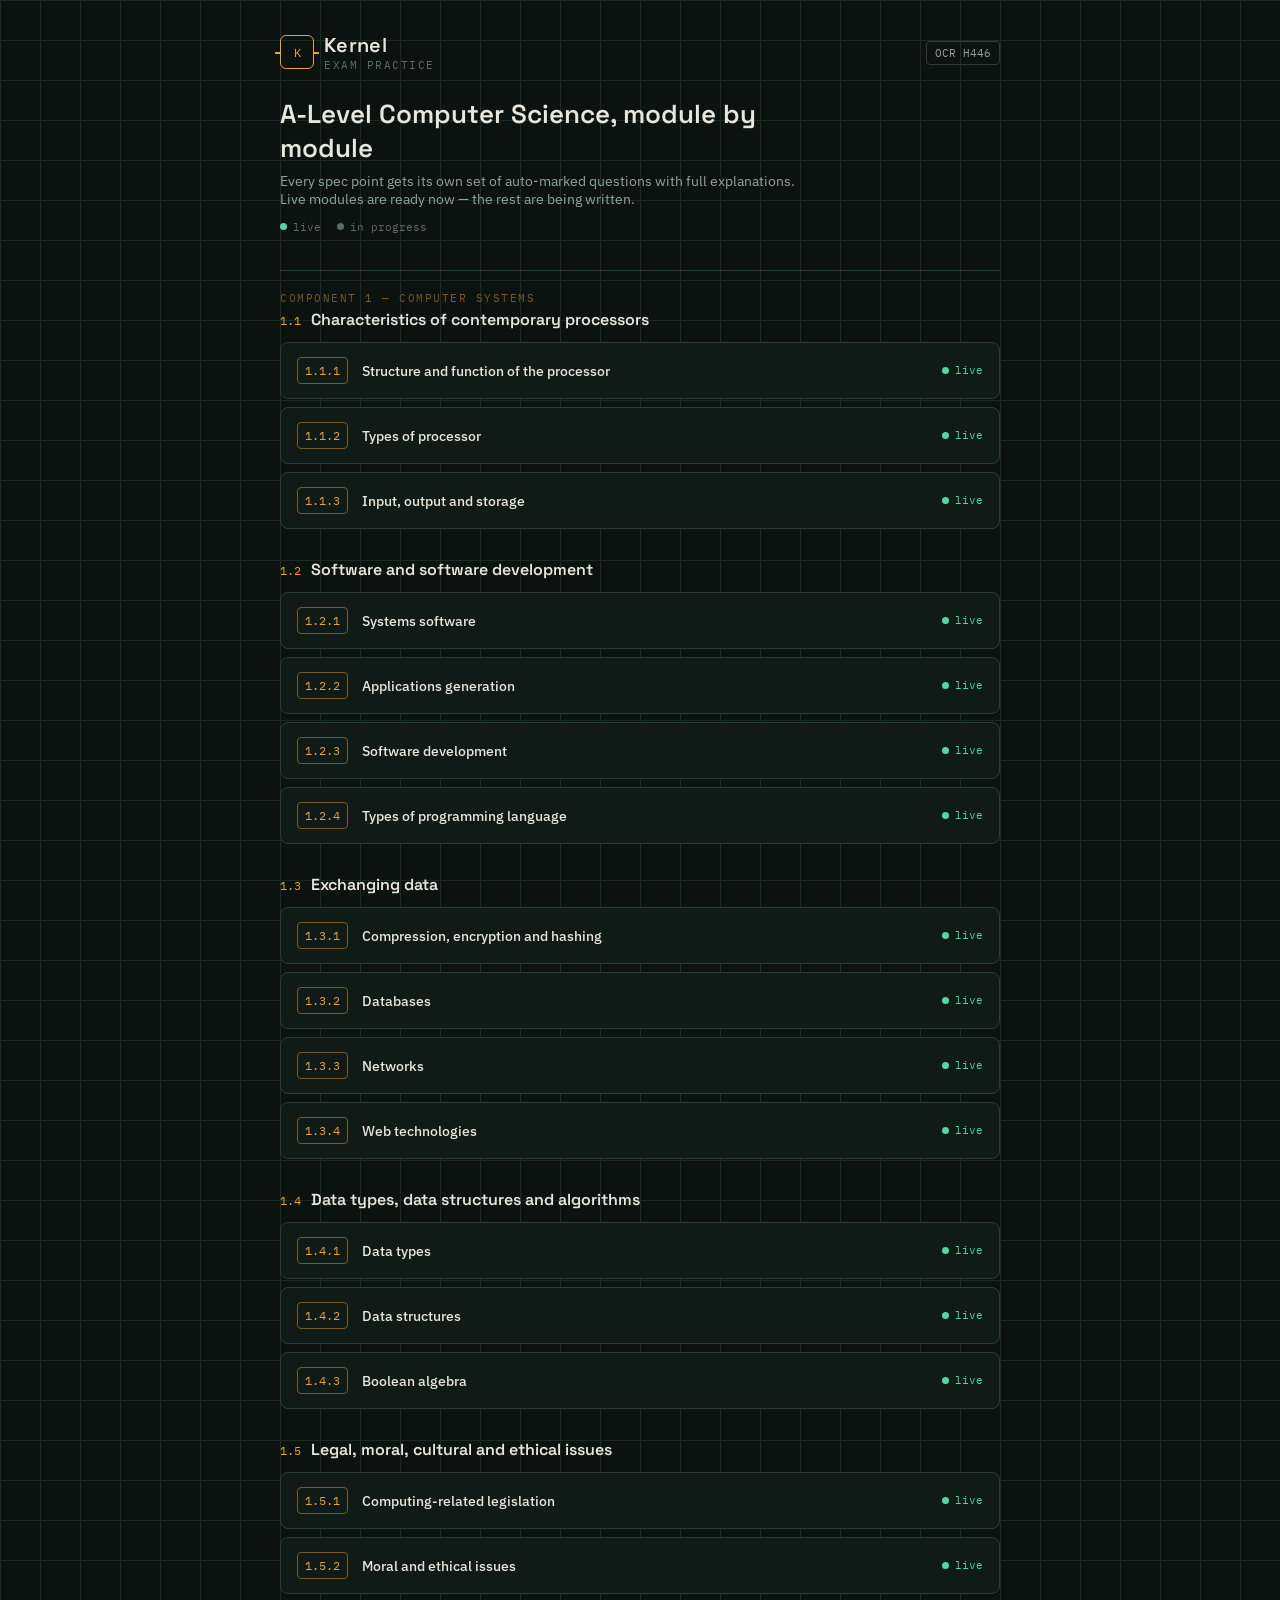
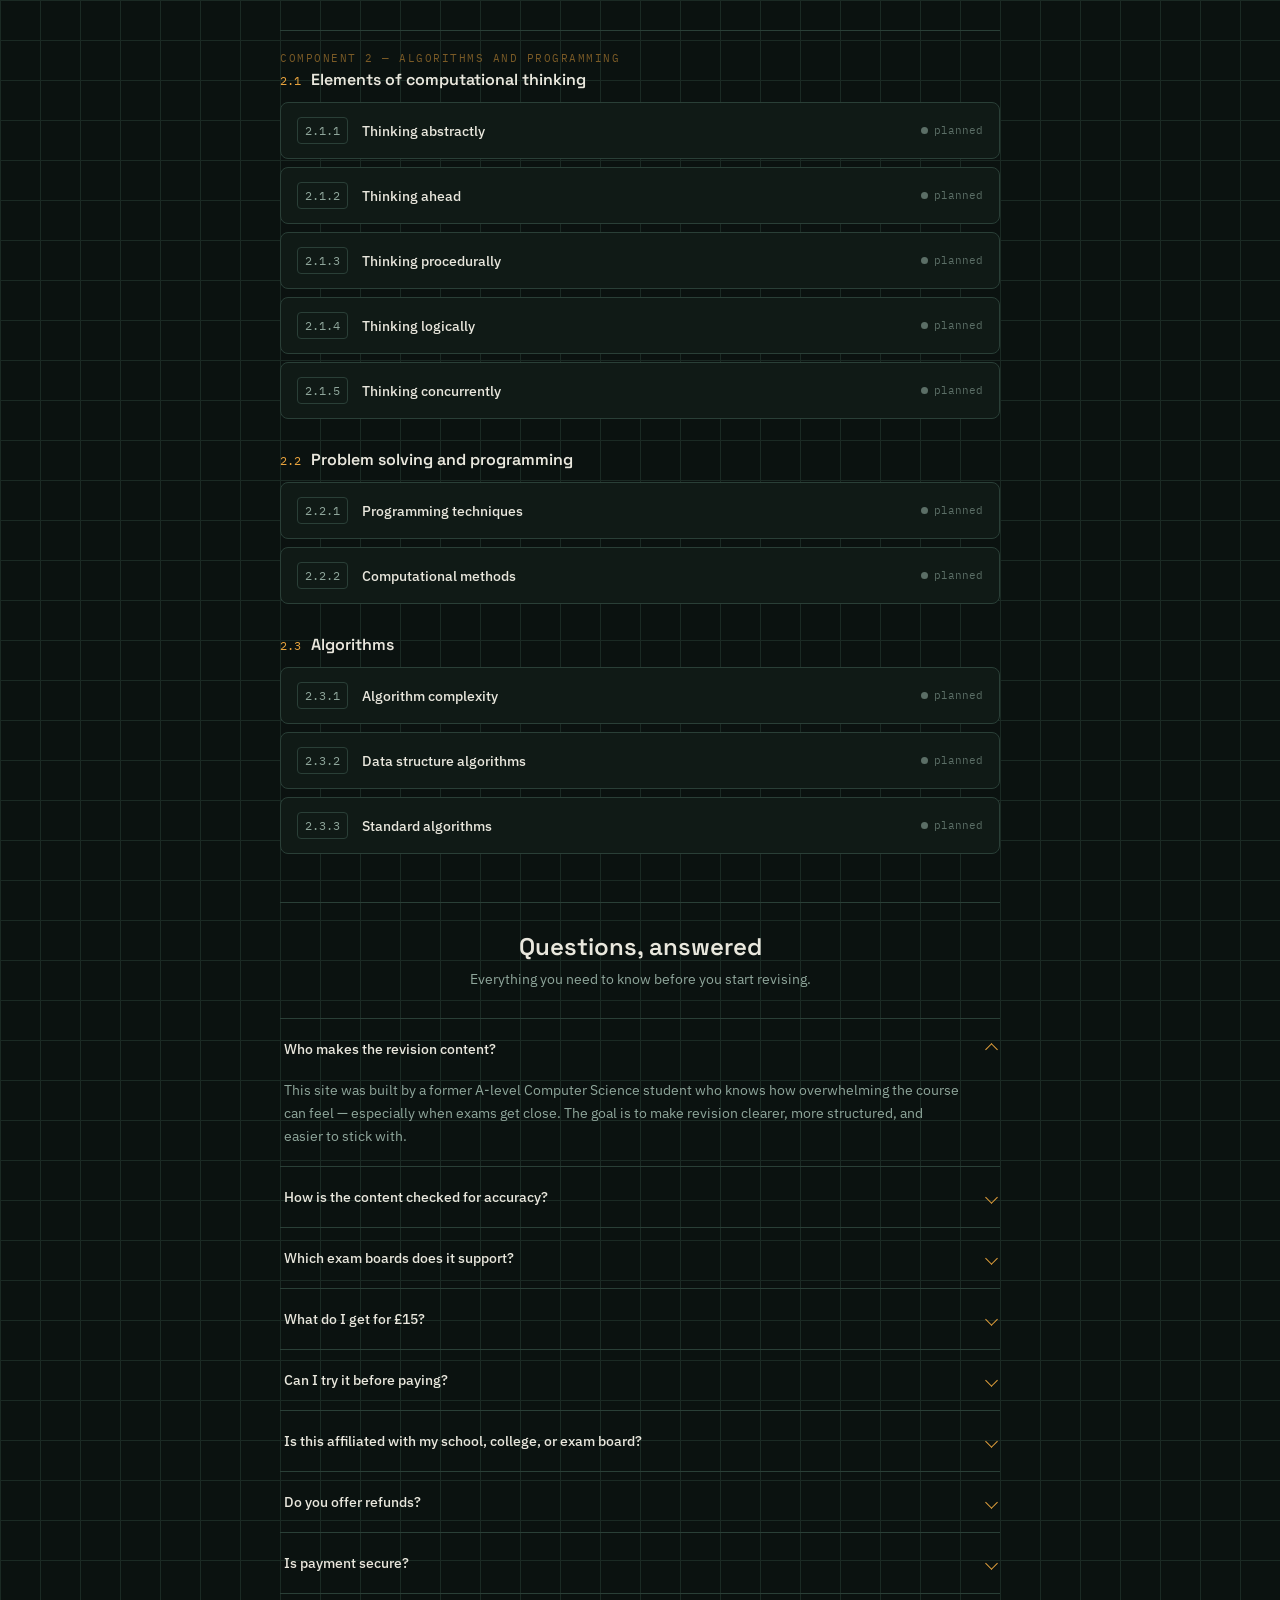
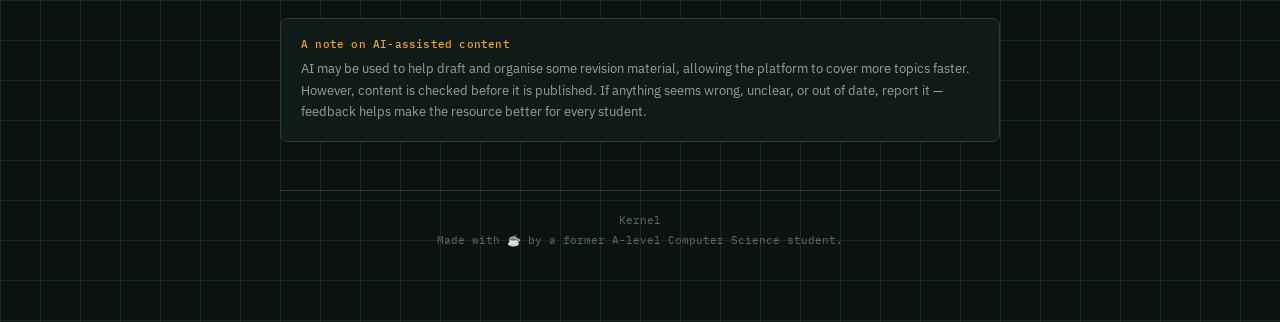
<file: index.html>
<!DOCTYPE html>
<html lang="en">
<head>
<meta charset="UTF-8">
<meta name="viewport" content="width=device-width, initial-scale=1.0">
<title>Kernel — OCR A-Level Computer Science</title>
<style>
  @import url('https://fonts.googleapis.com/css2?family=Space+Grotesk:wght@500;600&family=IBM+Plex+Mono:wght@400;500&family=IBM+Plex+Sans:wght@400;500&display=swap');

  :root{
    --bg:#0B1210; --panel:#101A16; --panel-raised:#132019;
    --grid:#1B2A24; --trace:#2A3F37;
    --copper:#E8A33D; --copper-dim:#7A5A26;
    --phosphor:#4FD8A0; --phosphor-dim:#1F4A38;
    --text:#E9E7DD; --text-dim:#8FA69B; --text-faint:#5B6E66;
  }
  *{box-sizing:border-box;margin:0;padding:0;}
  body{
    background:
      linear-gradient(var(--grid) 1px, transparent 1px) 0 0/40px 40px,
      linear-gradient(90deg, var(--grid) 1px, transparent 1px) 0 0/40px 40px,
      var(--bg);
    color:var(--text); font-family:'IBM Plex Sans', sans-serif;
    min-height:100vh; padding:32px 16px 72px;
  }
  .wrap{max-width:720px;margin:0 auto;}

  header{display:flex;align-items:baseline;justify-content:space-between;margin-bottom:6px;flex-wrap:wrap;gap:8px;}
  .brand{display:flex;align-items:center;gap:10px;}
  .brand-mark{
    width:34px;height:34px;border:1.5px solid var(--copper);border-radius:6px;
    display:flex;align-items:center;justify-content:center;
    font-family:'IBM Plex Mono';font-size:12px;color:var(--copper);position:relative;
  }
  .brand-mark::before,.brand-mark::after{content:"";position:absolute;width:6px;height:1.5px;background:var(--copper);}
  .brand-mark::before{left:-6px;top:50%;}
  .brand-mark::after{right:-6px;top:50%;}
  .brand-name{font-family:'Space Grotesk';font-size:20px;font-weight:600;letter-spacing:0.3px;}
  .brand-tag{font-family:'IBM Plex Mono';font-size:11px;color:var(--text-faint);text-transform:uppercase;letter-spacing:1.5px;}
  .spec-tag{font-family:'IBM Plex Mono';font-size:11px;color:var(--text-dim);border:1px solid var(--trace);padding:4px 8px;border-radius:4px;}

  h1.hero{font-family:'Space Grotesk';font-weight:600;font-size:26px;line-height:1.3;margin:26px 0 6px;max-width:540px;}
  .hero-sub{font-size:14px;color:var(--text-dim);max-width:520px;margin-bottom:12px;}
  .legend{display:flex;gap:16px;margin-bottom:36px;flex-wrap:wrap;}
  .legend-item{display:flex;align-items:center;gap:6px;font-family:'IBM Plex Mono';font-size:11px;color:var(--text-faint);}
  .dot{width:7px;height:7px;border-radius:50%;flex-shrink:0;}
  .dot.live{background:var(--phosphor);}
  .dot.planned{background:var(--text-faint);}

  .component-label{
    font-family:'IBM Plex Mono';font-size:11px;color:var(--copper-dim);
    text-transform:uppercase;letter-spacing:1.5px;margin:36px 0 4px;
    padding-top:20px;border-top:1px solid var(--trace);
  }
  .component-label:first-of-type{border-top:none;padding-top:0;margin-top:0;}

  .section-block{margin-bottom:30px;}
  .section-head{display:flex;align-items:baseline;gap:10px;margin-bottom:12px;}
  .section-num{font-family:'IBM Plex Mono';font-size:12px;color:var(--copper);}
  .section-title{font-family:'Space Grotesk';font-size:16px;font-weight:600;}

  .modules{display:flex;flex-direction:column;gap:8px;}
  .module{
    background:var(--panel);border:1px solid var(--trace);border-radius:8px;
    padding:14px 16px;display:flex;align-items:center;gap:14px;
    text-decoration:none;color:inherit;
    transition:border-color .15s ease, background .15s ease;
  }
  .module:hover{border-color:var(--copper-dim);background:var(--panel-raised);}
  .module:focus-visible{outline:2px solid var(--copper);outline-offset:2px;}
  .module-code{
    font-family:'IBM Plex Mono';font-size:11.5px;color:var(--text-dim);
    border:1px solid var(--trace);border-radius:4px;padding:5px 7px;
    flex-shrink:0;min-width:44px;text-align:center;
  }
  .module.live .module-code{color:var(--copper);border-color:var(--copper-dim);}
  .module-body{flex:1;min-width:0;}
  .module-title{font-size:14px;font-weight:500;}
  .module-status{
    font-family:'IBM Plex Mono';font-size:10.5px;flex-shrink:0;
    display:flex;align-items:center;gap:6px;color:var(--text-faint);white-space:nowrap;
  }
  .module.live .module-status{color:var(--phosphor);}

  .faq-section{
    margin-top:48px;padding-top:28px;border-top:1px solid var(--trace);
  }
  .faq-heading{
    font-family:'Space Grotesk';font-size:24px;font-weight:600;line-height:1.3;
    text-align:center;margin-bottom:6px;
  }
  .faq-intro{
    color:var(--text-dim);font-size:14px;line-height:1.6;text-align:center;
    max-width:440px;margin:0 auto 28px;
  }
  .faq-list{border-top:1px solid var(--trace);}
  .faq-item{border-bottom:1px solid var(--trace);}
  .faq-question{
    width:100%;min-height:60px;padding:16px 4px;background:none;border:0;color:var(--text);
    cursor:pointer;display:flex;align-items:center;justify-content:space-between;gap:20px;
    font:inherit;text-align:left;transition:color .15s ease;
  }
  .faq-question:hover{color:var(--copper);}
  .faq-question:focus-visible{outline:2px solid var(--copper);outline-offset:2px;}
  .faq-question-text{font-size:14px;font-weight:500;line-height:1.45;}
  .faq-icon{
    width:9px;height:9px;border-right:1.5px solid var(--copper);border-bottom:1.5px solid var(--copper);
    flex-shrink:0;transform:rotate(45deg);transition:transform .15s ease;
  }
  .faq-question[aria-expanded="true"] .faq-icon{transform:rotate(225deg);}
  .faq-answer{color:var(--text-dim);font-size:14px;line-height:1.65;padding:0 40px 18px 4px;}
  .faq-answer[hidden]{display:none;}
  .ai-note{
    background:var(--panel);border:1px solid var(--trace);border-radius:8px;
    margin-top:24px;padding:18px 20px;
  }
  .ai-note-title{
    color:var(--copper);font-family:'IBM Plex Mono';font-size:11px;font-weight:500;
    letter-spacing:.2px;margin-bottom:7px;
  }
  .ai-note-text{color:var(--text-dim);font-size:13px;line-height:1.65;}

  @media (max-width:480px){
    .faq-question{min-height:64px;padding:18px 4px;}
    .faq-answer{padding-right:4px;}
  }

  footer{
    margin-top:48px;padding-top:20px;border-top:1px solid var(--trace);
    font-family:'IBM Plex Mono';font-size:11px;color:var(--text-faint);
    text-align:center;line-height:1.8;
  }
</style>
</head>
<body>
<div class="wrap">

  <header>
    <div class="brand">
      <div class="brand-mark">K</div>
      <div>
        <div class="brand-name">Kernel</div>
        <div class="brand-tag">Exam practice</div>
      </div>
    </div>
    <div class="spec-tag">OCR H446</div>
  </header>

  <h1 class="hero">A-Level Computer Science, module by module</h1>
  <p class="hero-sub">Every spec point gets its own set of auto-marked questions with full explanations. Live modules are ready now — the rest are being written.</p>
  <div class="legend">
    <span class="legend-item"><span class="dot live"></span>live</span>
    <span class="legend-item"><span class="dot planned"></span>in progress</span>
  </div>

  <div class="component-label">Component 1 — Computer systems</div>

  <div class="section-block">
    <div class="section-head"><span class="section-num">1.1</span><span class="section-title">Characteristics of contemporary processors</span></div>
    <div class="modules">
      <a class="module live" href="topic.html?code=1.1.1">
        <span class="module-code">1.1.1</span>
        <span class="module-body"><span class="module-title">Structure and function of the processor</span></span>
        <span class="module-status"><span class="dot live"></span>live</span>
      </a>
      <a class="module live" href="topic.html?code=1.1.2">
        <span class="module-code">1.1.2</span>
        <span class="module-body"><span class="module-title">Types of processor</span></span>
        <span class="module-status"><span class="dot live"></span>live</span>
      </a>
      <a class="module live" href="topic.html?code=1.1.3">
        <span class="module-code">1.1.3</span>
        <span class="module-body"><span class="module-title">Input, output and storage</span></span>
        <span class="module-status"><span class="dot live"></span>live</span>
      </a>
    </div>
  </div>

  <div class="section-block">
    <div class="section-head"><span class="section-num">1.2</span><span class="section-title">Software and software development</span></div>
    <div class="modules">
      <a class="module live" href="topic.html?code=1.2.1"><span class="module-code">1.2.1</span><span class="module-body"><span class="module-title">Systems software</span></span><span class="module-status"><span class="dot live"></span>live</span></a>
      <a class="module live" href="topic.html?code=1.2.2"><span class="module-code">1.2.2</span><span class="module-body"><span class="module-title">Applications generation</span></span><span class="module-status"><span class="dot live"></span>live</span></a>
      <a class="module live" href="topic.html?code=1.2.3"><span class="module-code">1.2.3</span><span class="module-body"><span class="module-title">Software development</span></span><span class="module-status"><span class="dot live"></span>live</span></a>
      <a class="module live" href="topic.html?code=1.2.4"><span class="module-code">1.2.4</span><span class="module-body"><span class="module-title">Types of programming language</span></span><span class="module-status"><span class="dot live"></span>live</span></a>
    </div>
  </div>

  <div class="section-block">
    <div class="section-head"><span class="section-num">1.3</span><span class="section-title">Exchanging data</span></div>
    <div class="modules">
      <a class="module live" href="topic.html?code=1.3.1"><span class="module-code">1.3.1</span><span class="module-body"><span class="module-title">Compression, encryption and hashing</span></span><span class="module-status"><span class="dot live"></span>live</span></a>
      <a class="module live" href="topic.html?code=1.3.2"><span class="module-code">1.3.2</span><span class="module-body"><span class="module-title">Databases</span></span><span class="module-status"><span class="dot live"></span>live</span></a>
      <a class="module live" href="topic.html?code=1.3.3"><span class="module-code">1.3.3</span><span class="module-body"><span class="module-title">Networks</span></span><span class="module-status"><span class="dot live"></span>live</span></a>
      <a class="module live" href="topic.html?code=1.3.4"><span class="module-code">1.3.4</span><span class="module-body"><span class="module-title">Web technologies</span></span><span class="module-status"><span class="dot live"></span>live</span></a>
    </div>
  </div>

  <div class="section-block">
    <div class="section-head"><span class="section-num">1.4</span><span class="section-title">Data types, data structures and algorithms</span></div>
    <div class="modules">
      <a class="module live" href="topic.html?code=1.4.1"><span class="module-code">1.4.1</span><span class="module-body"><span class="module-title">Data types</span></span><span class="module-status"><span class="dot live"></span>live</span></a>
      <a class="module live" href="topic.html?code=1.4.2"><span class="module-code">1.4.2</span><span class="module-body"><span class="module-title">Data structures</span></span><span class="module-status"><span class="dot live"></span>live</span></a>
      <a class="module live" href="topic.html?code=1.4.3"><span class="module-code">1.4.3</span><span class="module-body"><span class="module-title">Boolean algebra</span></span><span class="module-status"><span class="dot live"></span>live</span></a>
    </div>
  </div>

  <div class="section-block">
    <div class="section-head"><span class="section-num">1.5</span><span class="section-title">Legal, moral, cultural and ethical issues</span></div>
    <div class="modules">
      <a class="module live" href="topic.html?code=1.5.1"><span class="module-code">1.5.1</span><span class="module-body"><span class="module-title">Computing-related legislation</span></span><span class="module-status"><span class="dot live"></span>live</span></a>
      <a class="module live" href="topic.html?code=1.5.2"><span class="module-code">1.5.2</span><span class="module-body"><span class="module-title">Moral and ethical issues</span></span><span class="module-status"><span class="dot live"></span>live</span></a>
    </div>
  </div>

  <div class="component-label">Component 2 — Algorithms and programming</div>

  <div class="section-block">
    <div class="section-head"><span class="section-num">2.1</span><span class="section-title">Elements of computational thinking</span></div>
    <div class="modules">
      <a class="module" href="coming-soon.html?topic=2.1.1"><span class="module-code">2.1.1</span><span class="module-body"><span class="module-title">Thinking abstractly</span></span><span class="module-status"><span class="dot planned"></span>planned</span></a>
      <a class="module" href="coming-soon.html?topic=2.1.2"><span class="module-code">2.1.2</span><span class="module-body"><span class="module-title">Thinking ahead</span></span><span class="module-status"><span class="dot planned"></span>planned</span></a>
      <a class="module" href="coming-soon.html?topic=2.1.3"><span class="module-code">2.1.3</span><span class="module-body"><span class="module-title">Thinking procedurally</span></span><span class="module-status"><span class="dot planned"></span>planned</span></a>
      <a class="module" href="coming-soon.html?topic=2.1.4"><span class="module-code">2.1.4</span><span class="module-body"><span class="module-title">Thinking logically</span></span><span class="module-status"><span class="dot planned"></span>planned</span></a>
      <a class="module" href="coming-soon.html?topic=2.1.5"><span class="module-code">2.1.5</span><span class="module-body"><span class="module-title">Thinking concurrently</span></span><span class="module-status"><span class="dot planned"></span>planned</span></a>
    </div>
  </div>

  <div class="section-block">
    <div class="section-head"><span class="section-num">2.2</span><span class="section-title">Problem solving and programming</span></div>
    <div class="modules">
      <a class="module" href="coming-soon.html?topic=2.2.1"><span class="module-code">2.2.1</span><span class="module-body"><span class="module-title">Programming techniques</span></span><span class="module-status"><span class="dot planned"></span>planned</span></a>
      <a class="module" href="coming-soon.html?topic=2.2.2"><span class="module-code">2.2.2</span><span class="module-body"><span class="module-title">Computational methods</span></span><span class="module-status"><span class="dot planned"></span>planned</span></a>
    </div>
  </div>

  <div class="section-block">
    <div class="section-head"><span class="section-num">2.3</span><span class="section-title">Algorithms</span></div>
    <div class="modules">
      <a class="module" href="coming-soon.html?topic=2.3.1"><span class="module-code">2.3.1</span><span class="module-body"><span class="module-title">Algorithm complexity</span></span><span class="module-status"><span class="dot planned"></span>planned</span></a>
      <a class="module" href="coming-soon.html?topic=2.3.2"><span class="module-code">2.3.2</span><span class="module-body"><span class="module-title">Data structure algorithms</span></span><span class="module-status"><span class="dot planned"></span>planned</span></a>
      <a class="module" href="coming-soon.html?topic=2.3.3"><span class="module-code">2.3.3</span><span class="module-body"><span class="module-title">Standard algorithms</span></span><span class="module-status"><span class="dot planned"></span>planned</span></a>
    </div>
  </div>

  <section class="faq-section" aria-labelledby="faq-heading">
    <h2 class="faq-heading" id="faq-heading">Questions, answered</h2>
    <p class="faq-intro">Everything you need to know before you start revising.</p>

    <div class="faq-list">
      <div class="faq-item">
        <h3><button class="faq-question" type="button" id="faq-question-1" aria-expanded="true" aria-controls="faq-answer-1"><span class="faq-question-text">Who makes the revision content?</span><span class="faq-icon" aria-hidden="true"></span></button></h3>
        <div class="faq-answer" id="faq-answer-1" role="region" aria-labelledby="faq-question-1">
          <p>This site was built by a former A-level Computer Science student who knows how overwhelming the course can feel — especially when exams get close. The goal is to make revision clearer, more structured, and easier to stick with.</p>
        </div>
      </div>

      <div class="faq-item">
        <h3><button class="faq-question" type="button" id="faq-question-2" aria-expanded="false" aria-controls="faq-answer-2"><span class="faq-question-text">How is the content checked for accuracy?</span><span class="faq-icon" aria-hidden="true"></span></button></h3>
        <div class="faq-answer" id="faq-answer-2" role="region" aria-labelledby="faq-question-2" hidden>
          <p>Notes, quizzes, flashcards, and practice questions are created using the A-level Computer Science specification as a guide. Content is reviewed carefully before it is published, but if you spot something that looks incorrect or unclear, please report it so it can be improved.</p>
        </div>
      </div>

      <div class="faq-item">
        <h3><button class="faq-question" type="button" id="faq-question-3" aria-expanded="false" aria-controls="faq-answer-3"><span class="faq-question-text">Which exam boards does it support?</span><span class="faq-icon" aria-hidden="true"></span></button></h3>
        <div class="faq-answer" id="faq-answer-3" role="region" aria-labelledby="faq-question-3" hidden>
          <p>The content is designed around the core topics shared across A-level Computer Science courses, including programming, algorithms, data structures, computer systems, databases, networks, and legal and ethical issues. Always use your own exam board specification alongside the platform to make sure you cover every required detail.</p>
        </div>
      </div>

      <div class="faq-item">
        <h3><button class="faq-question" type="button" id="faq-question-4" aria-expanded="false" aria-controls="faq-answer-4"><span class="faq-question-text">What do I get for £15?</span><span class="faq-icon" aria-hidden="true"></span></button></h3>
        <div class="faq-answer" id="faq-answer-4" role="region" aria-labelledby="faq-question-4" hidden>
          <p>A one-off £15 payment gives you lifetime access to all revision notes, topic quizzes, practice questions, flashcards, progress tracking, and future content updates. There are no subscriptions and no recurring charges.</p>
        </div>
      </div>

      <div class="faq-item">
        <h3><button class="faq-question" type="button" id="faq-question-5" aria-expanded="false" aria-controls="faq-answer-5"><span class="faq-question-text">Can I try it before paying?</span><span class="faq-icon" aria-hidden="true"></span></button></h3>
        <div class="faq-answer" id="faq-answer-5" role="region" aria-labelledby="faq-question-5" hidden>
          <p>Yes — you can explore selected free revision resources and sample questions before upgrading. This lets you see whether the platform suits the way you revise before spending anything.</p>
        </div>
      </div>

      <div class="faq-item">
        <h3><button class="faq-question" type="button" id="faq-question-6" aria-expanded="false" aria-controls="faq-answer-6"><span class="faq-question-text">Is this affiliated with my school, college, or exam board?</span><span class="faq-icon" aria-hidden="true"></span></button></h3>
        <div class="faq-answer" id="faq-answer-6" role="region" aria-labelledby="faq-question-6" hidden>
          <p>No — this is an independent revision platform. It is not produced, approved, or endorsed by any school, college, university, or exam board.</p>
        </div>
      </div>

      <div class="faq-item">
        <h3><button class="faq-question" type="button" id="faq-question-7" aria-expanded="false" aria-controls="faq-answer-7"><span class="faq-question-text">Do you offer refunds?</span><span class="faq-icon" aria-hidden="true"></span></button></h3>
        <div class="faq-answer" id="faq-answer-7" role="region" aria-labelledby="faq-question-7" hidden>
          <p>Because the paid plan is a one-off payment that unlocks immediate digital access, purchases are normally non-refundable. Please try the free resources first to make sure the platform is right for you.</p>
        </div>
      </div>

      <div class="faq-item">
        <h3><button class="faq-question" type="button" id="faq-question-8" aria-expanded="false" aria-controls="faq-answer-8"><span class="faq-question-text">Is payment secure?</span><span class="faq-icon" aria-hidden="true"></span></button></h3>
        <div class="faq-answer" id="faq-answer-8" role="region" aria-labelledby="faq-question-8" hidden>
          <p>Yes — payments are processed securely through Stripe. This website never sees or stores your card details.</p>
        </div>
      </div>
    </div>

    <aside class="ai-note" aria-labelledby="ai-note-title">
      <h3 class="ai-note-title" id="ai-note-title">A note on AI-assisted content</h3>
      <p class="ai-note-text">AI may be used to help draft and organise some revision material, allowing the platform to cover more topics faster. However, content is checked before it is published. If anything seems wrong, unclear, or out of date, report it — feedback helps make the resource better for every student.</p>
    </aside>
  </section>

  <footer>
    <div>Kernel</div>
    <div>Made with <span role="img" aria-label="coffee">☕</span> by a former A-level Computer Science student.</div>
  </footer>

</div>
<script>
  const faqButtons = document.querySelectorAll('.faq-question');

  faqButtons.forEach((button) => {
    button.addEventListener('click', () => {
      const shouldOpen = button.getAttribute('aria-expanded') !== 'true';

      faqButtons.forEach((faqButton) => {
        const isOpen = faqButton === button && shouldOpen;
        const answer = document.getElementById(faqButton.getAttribute('aria-controls'));

        faqButton.setAttribute('aria-expanded', String(isOpen));
        answer.hidden = !isOpen;
      });
    });
  });
</script>
</body>
</html>
</file>
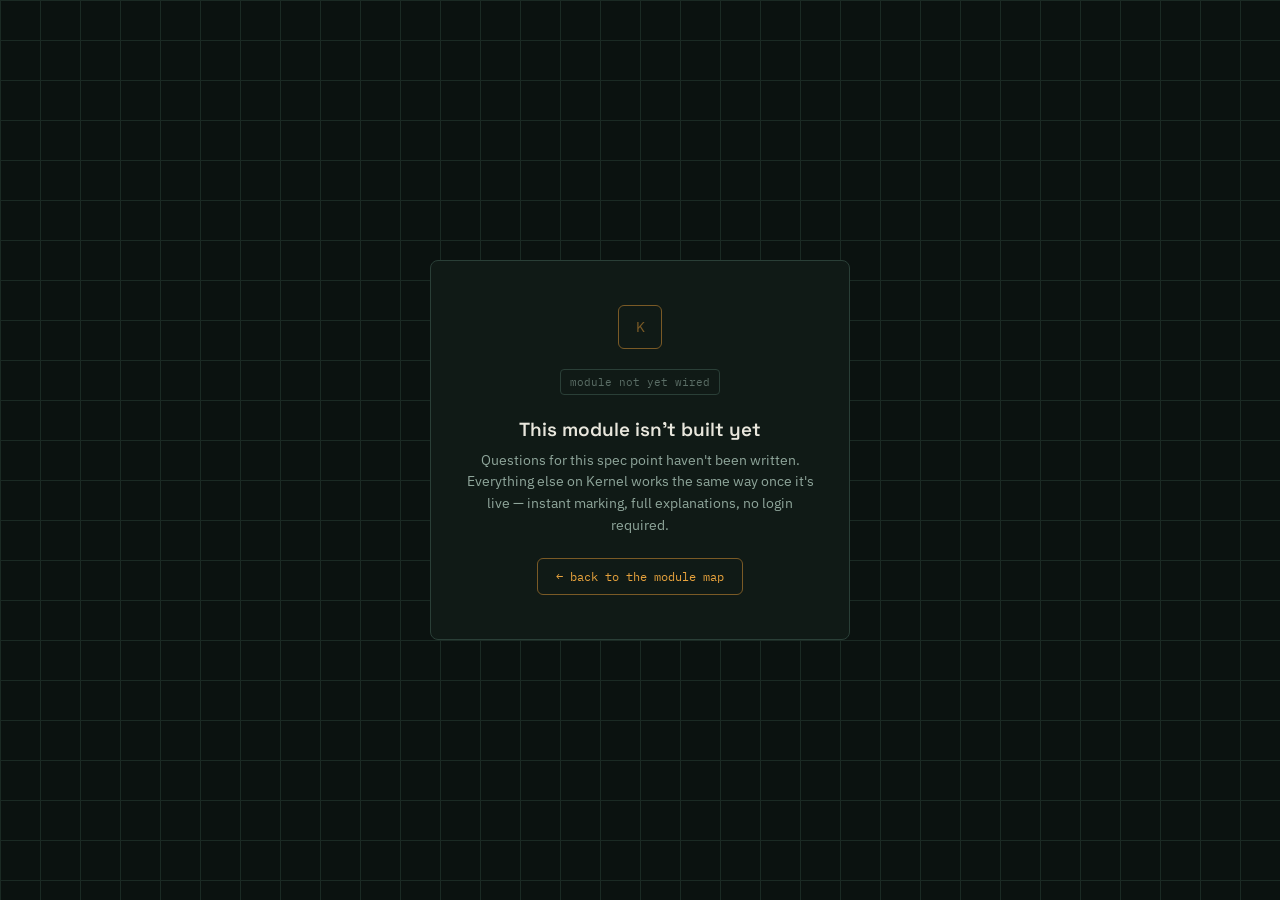
<file: coming-soon.html>
<!DOCTYPE html>
<html lang="en">
<head>
<meta charset="UTF-8">
<meta name="viewport" content="width=device-width, initial-scale=1.0">
<title>Kernel — coming soon</title>
<style>
  @import url('https://fonts.googleapis.com/css2?family=Space+Grotesk:wght@500;600&family=IBM+Plex+Mono:wght@400;500&family=IBM+Plex+Sans:wght@400;500&display=swap');
  :root{
    --bg:#0B1210; --panel:#101A16; --grid:#1B2A24; --trace:#2A3F37;
    --copper:#E8A33D; --copper-dim:#7A5A26;
    --text:#E9E7DD; --text-dim:#8FA69B; --text-faint:#5B6E66;
  }
  *{box-sizing:border-box;margin:0;padding:0;}
  body{
    background:
      linear-gradient(var(--grid) 1px, transparent 1px) 0 0/40px 40px,
      linear-gradient(90deg, var(--grid) 1px, transparent 1px) 0 0/40px 40px,
      var(--bg);
    color:var(--text); font-family:'IBM Plex Sans', sans-serif;
    min-height:100vh; display:flex; align-items:center; justify-content:center;
    padding:32px 16px;
  }
  .card{
    max-width:420px; text-align:center; background:var(--panel);
    border:1px solid var(--trace); border-radius:8px; padding:44px 32px;
  }
  .mark{
    width:44px;height:44px;border:1.5px solid var(--copper-dim);border-radius:6px;
    display:flex;align-items:center;justify-content:center;margin:0 auto 20px;
    font-family:'IBM Plex Mono';font-size:15px;color:var(--copper-dim);
  }
  h1{font-family:'Space Grotesk';font-weight:600;font-size:19px;margin-bottom:8px;}
  p{font-size:13.5px;color:var(--text-dim);line-height:1.6;margin-bottom:22px;}
  .code{
    font-family:'IBM Plex Mono';font-size:11px;color:var(--text-faint);
    border:1px solid var(--trace);border-radius:4px;padding:5px 9px;display:inline-block;margin-bottom:22px;
  }
  a.back{
    font-family:'IBM Plex Mono';font-size:12px;color:var(--copper);text-decoration:none;
    border:1px solid var(--copper-dim);border-radius:6px;padding:10px 18px;display:inline-block;
  }
  a.back:hover{background:var(--copper);color:var(--bg);}
</style>
</head>
<body>
  <div class="card">
    <div class="mark">K</div>
    <div class="code" id="topic-code">module not yet wired</div>
    <h1>This module isn't built yet</h1>
    <p>Questions for this spec point haven't been written. Everything else on Kernel works the same way once it's live — instant marking, full explanations, no login required.</p>
    <a class="back" href="index.html">&larr; back to the module map</a>
  </div>
  <script>
    const params = new URLSearchParams(window.location.search);
    const code = params.get('topic');
    if(code) document.getElementById('topic-code').textContent = code;
  </script>
</body>
</html>
</file>
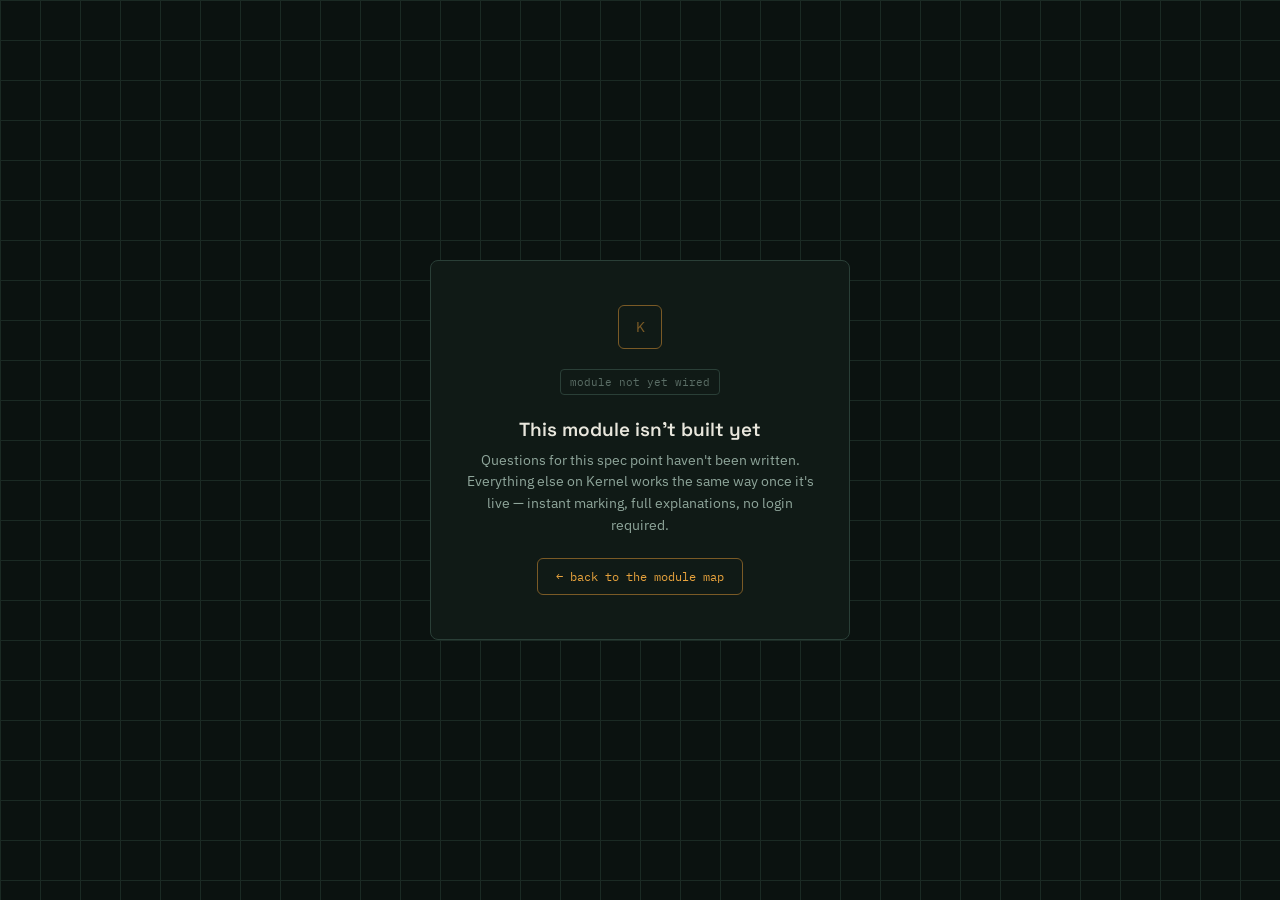
<file: flashcards.html>
<!DOCTYPE html>
<html lang="en">
<head>
<meta charset="UTF-8">
<meta name="viewport" content="width=device-width, initial-scale=1.0">
<title>Kernel — flashcards</title>
<link rel="stylesheet" href="style.css">
<style>
  .card-index{font-family:'IBM Plex Mono';font-size:11px;color:var(--text-faint);margin-bottom:10px;}
  .flip-card{
    background:var(--panel);border:1px solid var(--trace);border-radius:8px;
    padding:48px 28px;min-height:180px;display:flex;align-items:center;justify-content:center;
    text-align:center;cursor:pointer;margin-bottom:16px;user-select:none;
  }
  .flip-card:hover{border-color:var(--copper-dim);}
  .flip-face{font-size:18px;line-height:1.6;}
  .flip-face.term{font-family:'Space Grotesk';font-weight:600;font-size:20px;}
  .flip-hint{font-family:'IBM Plex Mono';font-size:10.5px;color:var(--text-faint);text-align:center;margin-bottom:24px;}
  .nav-row{display:flex;gap:10px;}
  .nav-btn{
    flex:1;font-family:'IBM Plex Mono';font-size:12.5px;padding:12px;border-radius:6px;cursor:pointer;
    background:transparent;color:var(--text-dim);border:1px solid var(--trace);
  }
  .nav-btn:hover{border-color:var(--copper-dim);color:var(--text);}
</style>
</head>
<body>
<div class="wrap">
  <header>
    <div class="brand">
      <div class="brand-mark">K</div>
      <div><div class="brand-name">Kernel</div><div class="brand-tag">Exam practice</div></div>
    </div>
    <div class="spec-tag">OCR H446</div>
  </header>

  <a class="back-link" id="back-link" href="index.html">&larr; back to module</a>
  <div class="eyebrow" id="section-label"></div>
  <h1 class="hero" id="topic-title"></h1>

  <div class="card-index" id="card-index"></div>
  <div class="flip-card" id="flip-card"><span class="flip-face term" id="flip-face"></span></div>
  <div class="flip-hint">tap the card to flip</div>
  <div class="nav-row">
    <button class="nav-btn" id="prev-btn">&larr; previous</button>
    <button class="nav-btn" id="next-btn">next &rarr;</button>
  </div>

  <footer>Kernel — original questions, written to the OCR H446 specification.<br>Not affiliated with or endorsed by OCR.</footer>
</div>

<script src="data.js"></script>
<script>
  const params = new URLSearchParams(window.location.search);
  const code = params.get('code');
  const topic = code ? window.KERNEL_DATA[code] : null;

  if(!topic){
    window.location.href = 'coming-soon.html' + (code ? ('?topic=' + encodeURIComponent(code)) : '');
  } else {
    document.getElementById('back-link').href = 'topic.html?code=' + code;
    document.getElementById('section-label').textContent = code + ' · ' + topic.section;
    document.getElementById('topic-title').textContent = topic.title;
    document.title = 'Kernel — ' + topic.title + ' flashcards';

    let i = 0;
    let showingBack = false;
    const cards = topic.flashcards;

    function render(){
      document.getElementById('card-index').textContent = `Card ${i+1} of ${cards.length}`;
      const face = document.getElementById('flip-face');
      face.textContent = showingBack ? cards[i].back : cards[i].front;
      face.className = showingBack ? 'flip-face' : 'flip-face term';
    }

    document.getElementById('flip-card').addEventListener('click', ()=>{
      showingBack = !showingBack;
      render();
    });
    document.getElementById('next-btn').addEventListener('click', ()=>{
      i = (i + 1) % cards.length;
      showingBack = false;
      render();
    });
    document.getElementById('prev-btn').addEventListener('click', ()=>{
      i = (i - 1 + cards.length) % cards.length;
      showingBack = false;
      render();
    });

    render();
  }
</script>
</body>
</html>
</file>
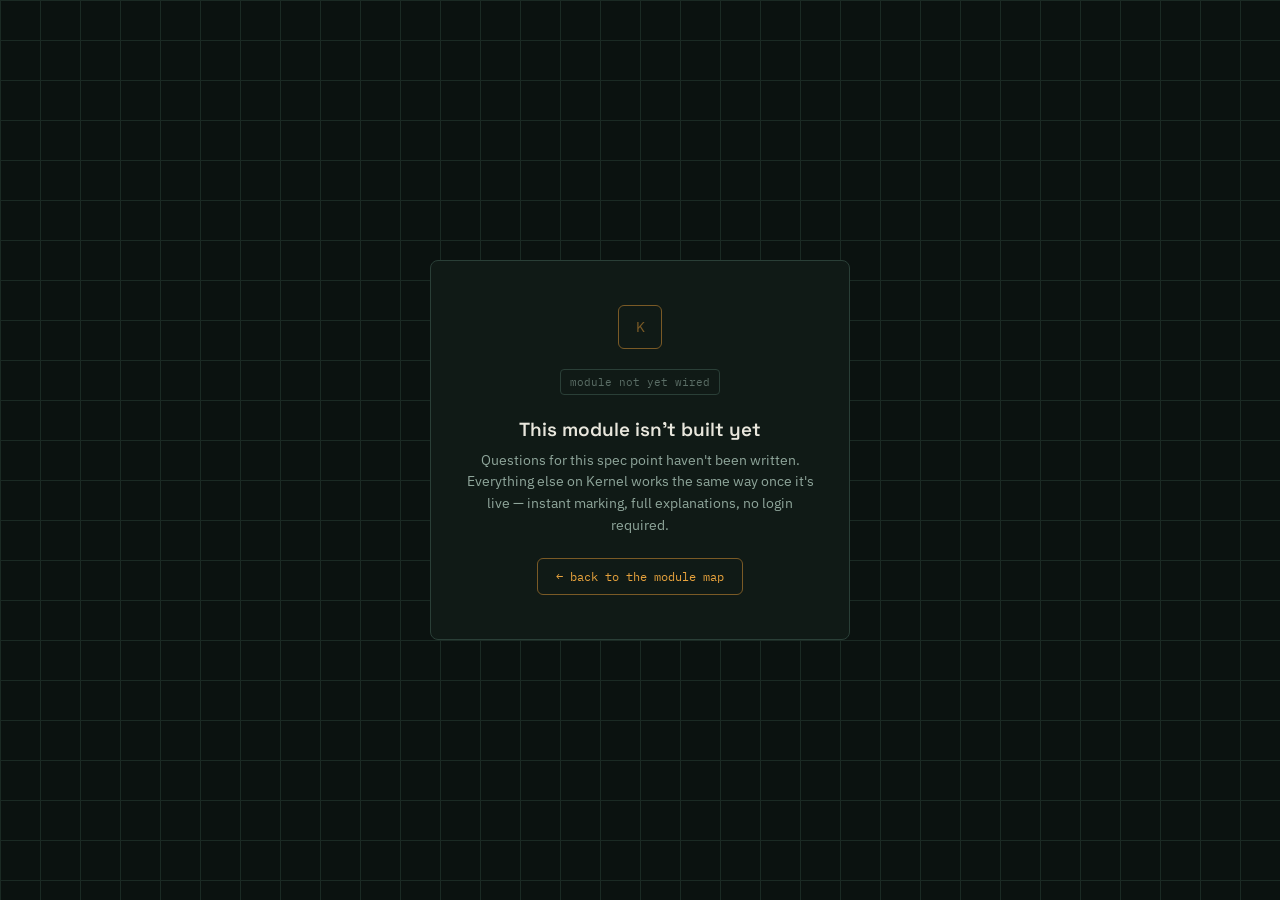
<file: notes.html>
<!DOCTYPE html>
<html lang="en">
<head>
<meta charset="UTF-8">
<meta name="viewport" content="width=device-width, initial-scale=1.0">
<title>Kernel — notes</title>
<link rel="stylesheet" href="style.css">
<style>
  .note-section{margin-bottom:26px;}
  .note-heading{font-family:'Space Grotesk';font-size:16px;font-weight:600;margin-bottom:10px;color:var(--copper);}
  .note-points{list-style:none;}
  .note-points li{
    font-size:14.5px;line-height:1.7;color:var(--text);padding-left:18px;position:relative;margin-bottom:8px;
  }
  .note-points li::before{
    content:"";position:absolute;left:0;top:9px;width:6px;height:1.5px;background:var(--copper-dim);
  }
</style>
</head>
<body>
<div class="wrap">
  <header>
    <div class="brand">
      <div class="brand-mark">K</div>
      <div><div class="brand-name">Kernel</div><div class="brand-tag">Exam practice</div></div>
    </div>
    <div class="spec-tag">OCR H446</div>
  </header>

  <a class="back-link" id="back-link" href="index.html">&larr; back to module</a>
  <div class="eyebrow" id="section-label"></div>
  <h1 class="hero" id="topic-title"></h1>
  <p class="hero-sub">A quick summary — not a substitute for the full specification, but enough to refresh before testing yourself.</p>

  <div id="notes-body"></div>

  <footer>Kernel — original questions, written to the OCR H446 specification.<br>Not affiliated with or endorsed by OCR.</footer>
</div>

<script src="data.js"></script>
<script>
  const params = new URLSearchParams(window.location.search);
  const code = params.get('code');
  const topic = code ? window.KERNEL_DATA[code] : null;

  if(!topic){
    window.location.href = 'coming-soon.html' + (code ? ('?topic=' + encodeURIComponent(code)) : '');
  } else {
    document.getElementById('back-link').href = 'topic.html?code=' + code;
    document.getElementById('section-label').textContent = code + ' · ' + topic.section;
    document.getElementById('topic-title').textContent = topic.title;
    document.title = 'Kernel — ' + topic.title + ' notes';

    const body = document.getElementById('notes-body');
    topic.notes.forEach(section=>{
      const div = document.createElement('div');
      div.className = 'note-section';
      const points = section.points.map(p => `<li>${p}</li>`).join('');
      div.innerHTML = `<div class="note-heading">${section.heading}</div><ul class="note-points">${points}</ul>`;
      body.appendChild(div);
    });
  }
</script>
</body>
</html>
</file>
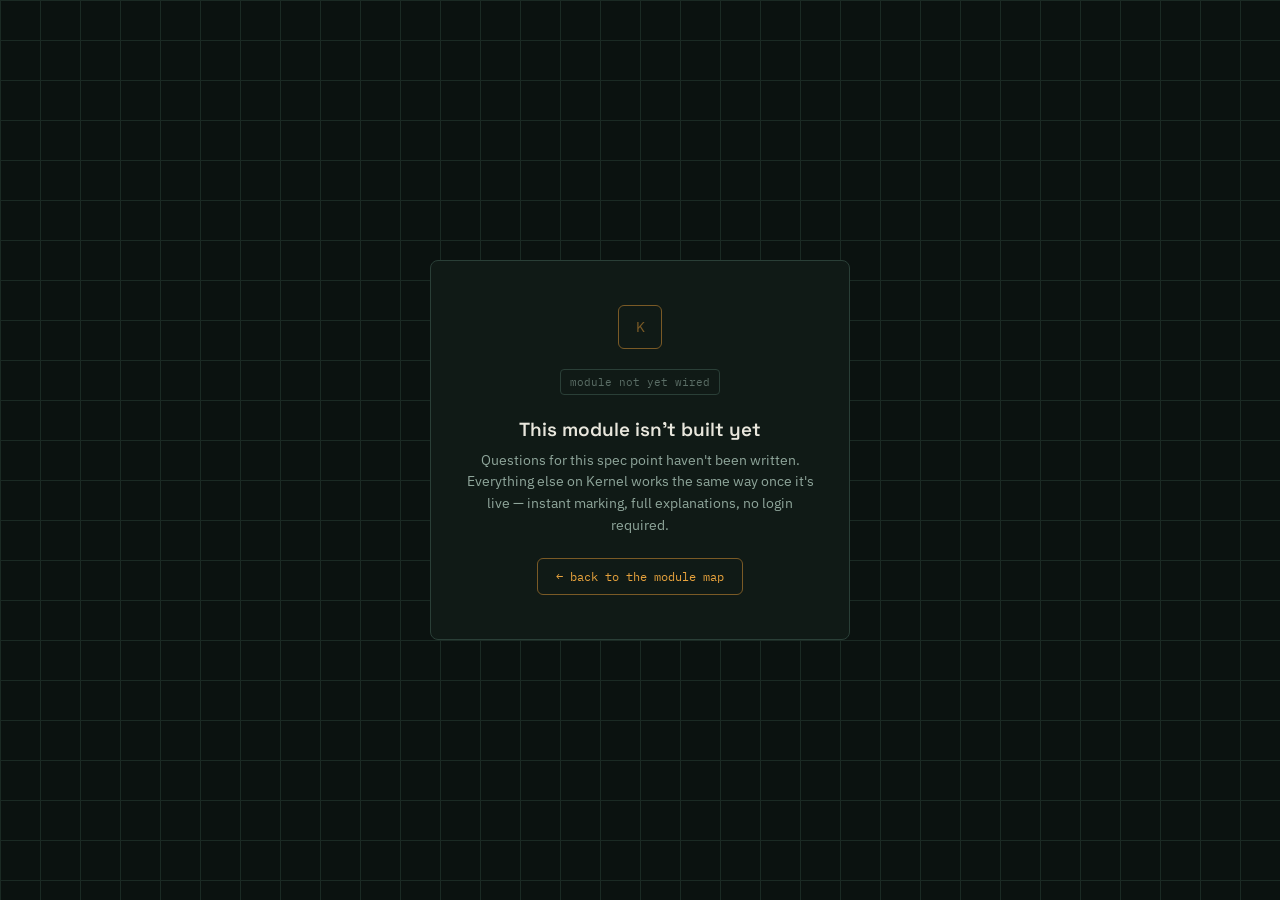
<file: test.html>
<!DOCTYPE html>
<html lang="en">
<head>
<meta charset="UTF-8">
<meta name="viewport" content="width=device-width, initial-scale=1.0">
<title>Kernel — test</title>
<link rel="stylesheet" href="style.css">
<style>
  .progress-track{height:4px;background:var(--trace);border-radius:2px;overflow:hidden;margin-bottom:24px;}
  .progress-fill{height:100%;background:var(--copper);transition:width .3s ease;}
  .q-index{font-family:'IBM Plex Mono';font-size:11px;color:var(--text-faint);margin-bottom:10px;}
  .q-card{background:var(--panel);border:1px solid var(--trace);border-radius:8px;padding:24px 22px;margin-bottom:16px;}
  .q-text{font-size:17px;line-height:1.5;margin-bottom:20px;}
  .option{
    display:flex;align-items:flex-start;gap:12px;width:100%;text-align:left;
    background:var(--panel-raised);border:1px solid var(--trace);border-radius:6px;
    padding:13px 14px;margin-bottom:9px;cursor:pointer;color:var(--text);font:inherit;font-size:14px;
    transition:border-color .12s ease, background .12s ease;
  }
  .option:hover:not(:disabled){border-color:var(--copper-dim);}
  .option:disabled{cursor:default;}
  .option-letter{
    font-family:'IBM Plex Mono';font-size:11px;color:var(--text-faint);
    border:1px solid var(--trace);border-radius:4px;width:20px;height:20px;
    display:flex;align-items:center;justify-content:center;flex-shrink:0;margin-top:1px;
  }
  .option.correct{border-color:var(--phosphor);background:var(--phosphor-dim);}
  .option.correct .option-letter{border-color:var(--phosphor);color:var(--phosphor);}
  .option.incorrect{border-color:var(--fault);background:var(--fault-dim);}
  .option.incorrect .option-letter{border-color:var(--fault);color:var(--fault);}
  .option.dimmed{opacity:0.45;}
  .feedback{margin-top:6px;padding:16px 18px;border-radius:6px;border:1px solid var(--trace);background:var(--panel-raised);font-size:13.5px;line-height:1.6;color:var(--text-dim);}
  .feedback-label{font-family:'IBM Plex Mono';font-size:11px;text-transform:uppercase;letter-spacing:1px;margin-bottom:6px;display:block;}
  .feedback.ok .feedback-label{color:var(--phosphor);}
  .feedback.bad .feedback-label{color:var(--fault);}
  .next-btn{font-family:'IBM Plex Mono';font-size:13px;color:var(--bg);background:var(--copper);border:none;border-radius:6px;padding:12px 20px;cursor:pointer;width:100%;margin-top:14px;font-weight:500;}
  .next-btn:hover{background:#f0b455;}
  .hidden{display:none !important;}
  .summary-score{text-align:center;padding:36px 20px;background:var(--panel);border:1px solid var(--trace);border-radius:8px;margin-bottom:20px;}
  .summary-score .num{font-family:'Space Grotesk';font-size:44px;font-weight:600;color:var(--copper);}
  .summary-score .frac{font-family:'IBM Plex Mono';font-size:13px;color:var(--text-dim);margin-top:4px;}
  .summary-row{display:flex;justify-content:space-between;align-items:center;padding:12px 0;border-bottom:1px solid var(--trace);font-size:13.5px;gap:12px;}
  .summary-row:last-child{border-bottom:none;}
  .summary-actions{display:flex;gap:10px;margin-top:20px;}
  .summary-actions button{flex:1;font-family:'IBM Plex Mono';font-size:12.5px;padding:12px;border-radius:6px;cursor:pointer;}
  .btn-primary{background:var(--copper);color:var(--bg);border:none;font-weight:500;}
  .btn-primary:hover{background:#f0b455;}
  .btn-ghost{background:transparent;color:var(--text-dim);border:1px solid var(--trace);}
  .btn-ghost:hover{border-color:var(--copper-dim);color:var(--text);}
</style>
</head>
<body>
<div class="wrap">
  <header>
    <div class="brand">
      <div class="brand-mark">K</div>
      <div><div class="brand-name">Kernel</div><div class="brand-tag">Exam practice</div></div>
    </div>
    <div class="spec-tag">OCR H446</div>
  </header>

  <a class="back-link" id="back-link" href="index.html">&larr; back to module</a>

  <section id="screen-quiz">
    <div class="progress-track"><div class="progress-fill" id="progress-fill" style="width:0%"></div></div>
    <div class="q-index" id="q-index"></div>
    <div class="q-card">
      <div class="q-text" id="q-text"></div>
      <div id="options"></div>
      <div class="feedback hidden" id="feedback">
        <span class="feedback-label" id="feedback-label"></span>
        <span id="feedback-text"></span>
      </div>
    </div>
    <button class="next-btn hidden" id="next-btn">Next question &rarr;</button>
  </section>

  <section id="screen-summary" class="hidden">
    <div class="summary-score">
      <div class="num" id="score-num">0%</div>
      <div class="frac" id="score-frac">0 / 0 correct</div>
    </div>
    <div id="summary-breakdown"></div>
    <div class="summary-actions">
      <button class="btn-ghost" id="retry-btn">Retry test</button>
      <button class="btn-primary" id="hub-btn">Back to module</button>
    </div>
  </section>

  <footer>Kernel — original questions, written to the OCR H446 specification.<br>Not affiliated with or endorsed by OCR.</footer>
</div>

<script src="data.js"></script>
<script>
  const params = new URLSearchParams(window.location.search);
  const code = params.get('code');
  const topic = code ? window.KERNEL_DATA[code] : null;

  if(!topic){
    window.location.href = 'coming-soon.html' + (code ? ('?topic=' + encodeURIComponent(code)) : '');
  } else {
    document.getElementById('back-link').href = 'topic.html?code=' + code;
    document.title = 'Kernel — ' + topic.title + ' test';

    let state = { i:0, score:0, answered:false, log:[] };
    const set = topic.questions;

    const screens = { quiz: document.getElementById('screen-quiz'), summary: document.getElementById('screen-summary') };
    function show(name){ Object.values(screens).forEach(s=>s.classList.add('hidden')); screens[name].classList.remove('hidden'); window.scrollTo({top:0,behavior:'smooth'}); }

    function renderQuestion(){
      const q = set[state.i];
      state.answered = false;
      document.getElementById('q-index').textContent = `${topic.title} · question ${state.i+1} of ${set.length}`;
      document.getElementById('progress-fill').style.width = `${(state.i/set.length)*100}%`;
      document.getElementById('q-text').textContent = q.q;

      const optionsEl = document.getElementById('options');
      optionsEl.innerHTML = '';
      const letters = ['A','B','C','D'];
      q.options.forEach((opt, idx)=>{
        const b = document.createElement('button');
        b.className = 'option';
        b.innerHTML = `<span class="option-letter">${letters[idx]}</span><span>${opt}</span>`;
        b.addEventListener('click', ()=> selectAnswer(idx));
        optionsEl.appendChild(b);
      });
      document.getElementById('feedback').classList.add('hidden');
      document.getElementById('next-btn').classList.add('hidden');
    }

    function selectAnswer(idx){
      if(state.answered) return;
      state.answered = true;
      const q = set[state.i];
      const correct = idx === q.correct;
      if(correct) state.score++;
      state.log.push({q:q.q, correct});

      const opts = document.querySelectorAll('.option');
      opts.forEach((el,i)=>{
        el.disabled = true;
        if(i === q.correct) el.classList.add('correct');
        else if(i === idx) el.classList.add('incorrect');
        else el.classList.add('dimmed');
      });

      const fb = document.getElementById('feedback');
      fb.classList.remove('hidden');
      fb.classList.toggle('ok', correct);
      fb.classList.toggle('bad', !correct);
      document.getElementById('feedback-label').textContent = correct ? 'Correct' : 'Not quite';
      document.getElementById('feedback-text').textContent = q.explain;

      const nextBtn = document.getElementById('next-btn');
      nextBtn.classList.remove('hidden');
      nextBtn.textContent = (state.i+1 < set.length) ? 'Next question →' : 'See results →';
    }

    document.getElementById('next-btn').addEventListener('click', ()=>{
      if(state.i+1 < set.length){ state.i++; renderQuestion(); }
      else { renderSummary(); show('summary'); }
    });

    function renderSummary(){
      const total = set.length;
      const pct = Math.round((state.score/total)*100);
      document.getElementById('score-num').textContent = `${pct}%`;
      document.getElementById('score-frac').textContent = `${state.score} / ${total} correct`;
      const breakdown = document.getElementById('summary-breakdown');
      breakdown.innerHTML = '';
      state.log.forEach((entry,i)=>{
        const row = document.createElement('div');
        row.className = 'summary-row';
        row.innerHTML = `<span style="color:var(--text-dim);">${i+1}. ${entry.q}</span>
          <span style="font-family:'IBM Plex Mono'; font-size:11px; color:${entry.correct ? 'var(--phosphor)' : 'var(--fault)'}; flex-shrink:0;">${entry.correct ? 'correct' : 'missed'}</span>`;
        breakdown.appendChild(row);
      });
    }

    document.getElementById('retry-btn').addEventListener('click', ()=>{
      state = { i:0, score:0, answered:false, log:[] };
      renderQuestion();
      show('quiz');
    });
    document.getElementById('hub-btn').addEventListener('click', ()=>{
      window.location.href = 'topic.html?code=' + code;
    });

    renderQuestion();
  }
</script>
</body>
</html>
</file>
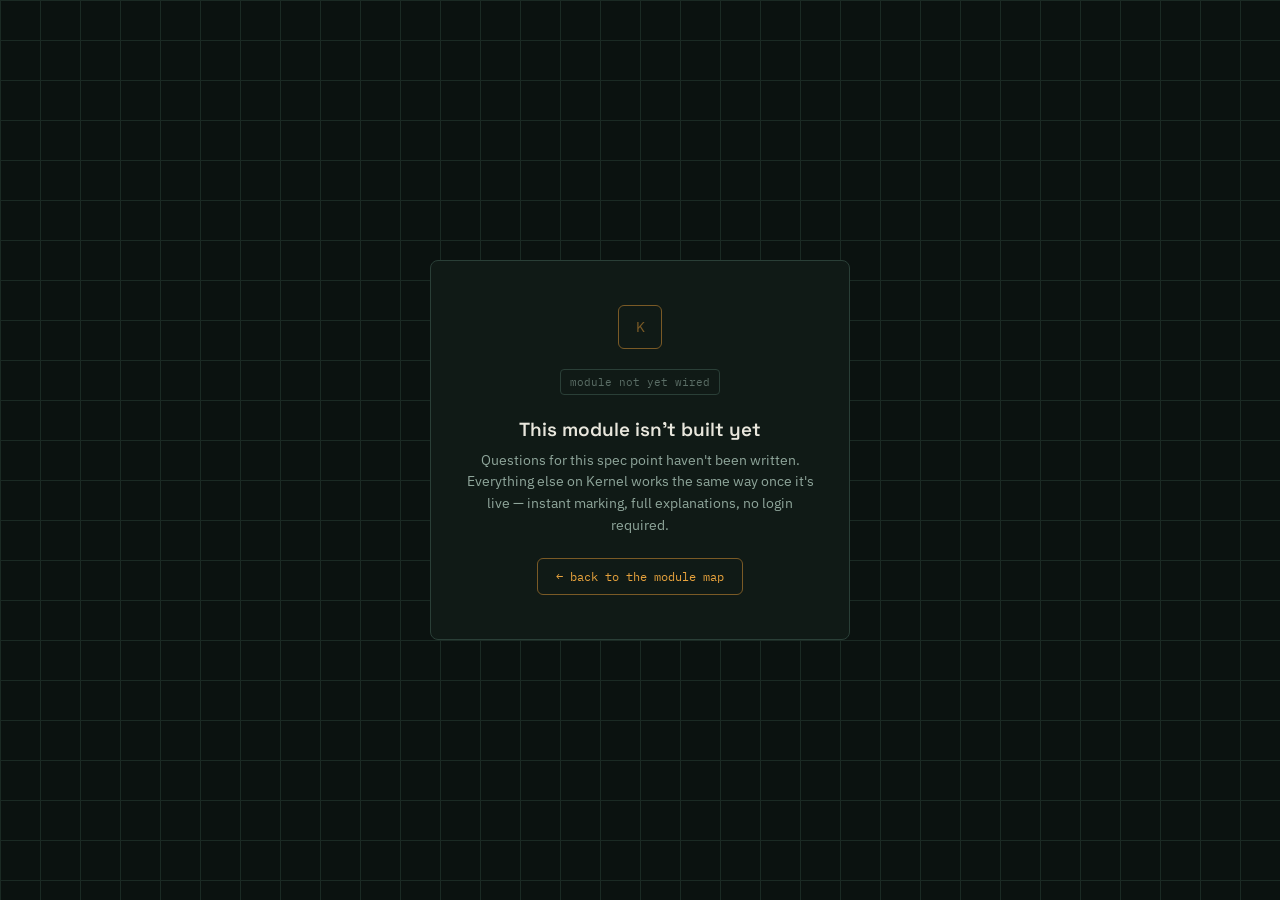
<file: topic.html>
<!DOCTYPE html>
<html lang="en">
<head>
<meta charset="UTF-8">
<meta name="viewport" content="width=device-width, initial-scale=1.0">
<title>Kernel — module</title>
<link rel="stylesheet" href="style.css">
<style>
  .format-grid{display:flex;flex-direction:column;gap:10px;margin-top:8px;}
  .format-card{
    background:var(--panel);border:1px solid var(--trace);border-radius:8px;
    padding:20px 20px;display:flex;align-items:center;gap:16px;text-decoration:none;color:inherit;
    transition:border-color .15s ease, background .15s ease;
  }
  .format-card:hover{border-color:var(--copper-dim);background:var(--panel-raised);}
  .format-icon{
    width:40px;height:40px;border:1px solid var(--copper-dim);border-radius:6px;flex-shrink:0;
    display:flex;align-items:center;justify-content:center;font-family:'IBM Plex Mono';font-size:15px;color:var(--copper);
  }
  .format-title{font-family:'Space Grotesk';font-size:16px;font-weight:600;margin-bottom:2px;}
  .format-desc{font-size:13px;color:var(--text-dim);}
  .format-meta{margin-left:auto;font-family:'IBM Plex Mono';font-size:11px;color:var(--text-faint);white-space:nowrap;}
</style>
</head>
<body>
<div class="wrap">
  <header>
    <div class="brand">
      <div class="brand-mark">K</div>
      <div><div class="brand-name">Kernel</div><div class="brand-tag">Exam practice</div></div>
    </div>
    <div class="spec-tag">OCR H446</div>
  </header>

  <a class="back-link" href="index.html">&larr; back to module map</a>
  <div class="eyebrow" id="section-label">Loading…</div>
  <h1 class="hero" id="topic-title"></h1>
  <p class="hero-sub">Pick a format. Come back to any of these as often as you like — nothing here is timed unless you're in a test.</p>

  <div class="format-grid" id="format-grid"></div>

  <footer>Kernel — original questions, written to the OCR H446 specification.<br>Not affiliated with or endorsed by OCR.</footer>
</div>

<script src="data.js"></script>
<script>
  const params = new URLSearchParams(window.location.search);
  const code = params.get('code');
  const topic = code ? window.KERNEL_DATA[code] : null;

  if(!topic){
    window.location.href = 'coming-soon.html' + (code ? ('?topic=' + encodeURIComponent(code)) : '');
  } else {
    document.getElementById('section-label').textContent = code + ' · ' + topic.section;
    document.getElementById('topic-title').textContent = topic.title;
    document.title = 'Kernel — ' + topic.title;

    const formats = [
      { key:'notes', icon:'N', title:'Notes', desc:'Read a summary before you test yourself.', meta:topic.notes.length + ' sections', href:'notes.html?code=' + code },
      { key:'flashcards', icon:'F', title:'Flashcards', desc:'Flip through key terms and definitions.', meta:topic.flashcards.length + ' cards', href:'flashcards.html?code=' + code },
      { key:'test', icon:'T', title:'Test questions', desc:'Auto-marked questions with full explanations.', meta:topic.questions.length + ' questions', href:'test.html?code=' + code }
    ];
    const grid = document.getElementById('format-grid');
    formats.forEach(f=>{
      const a = document.createElement('a');
      a.className = 'format-card';
      a.href = f.href;
      a.innerHTML = `
        <span class="format-icon">${f.icon}</span>
        <span>
          <span class="format-title">${f.title}</span><br>
          <span class="format-desc">${f.desc}</span>
        </span>
        <span class="format-meta">${f.meta}</span>`;
      grid.appendChild(a);
    });
  }
</script>
</body>
</html>
</file>
<file: style.css>
@import url('https://fonts.googleapis.com/css2?family=Space+Grotesk:wght@500;600&family=IBM+Plex+Mono:wght@400;500&family=IBM+Plex+Sans:wght@400;500&display=swap');

:root{
  --bg:#0B1210; --panel:#101A16; --panel-raised:#132019;
  --grid:#1B2A24; --trace:#2A3F37;
  --copper:#E8A33D; --copper-dim:#7A5A26;
  --phosphor:#4FD8A0; --phosphor-dim:#1F4A38;
  --fault:#E8574A; --fault-dim:#4A2420;
  --text:#E9E7DD; --text-dim:#8FA69B; --text-faint:#5B6E66;
}
*{box-sizing:border-box;margin:0;padding:0;}
body{
  background:
    linear-gradient(var(--grid) 1px, transparent 1px) 0 0/40px 40px,
    linear-gradient(90deg, var(--grid) 1px, transparent 1px) 0 0/40px 40px,
    var(--bg);
  color:var(--text); font-family:'IBM Plex Sans', sans-serif;
  min-height:100vh; padding:32px 16px 72px;
}
.wrap{max-width:720px;margin:0 auto;}

header{display:flex;align-items:baseline;justify-content:space-between;margin-bottom:6px;flex-wrap:wrap;gap:8px;}
.brand{display:flex;align-items:center;gap:10px;}
.brand-mark{
  width:34px;height:34px;border:1.5px solid var(--copper);border-radius:6px;
  display:flex;align-items:center;justify-content:center;
  font-family:'IBM Plex Mono';font-size:12px;color:var(--copper);position:relative;
}
.brand-mark::before,.brand-mark::after{content:"";position:absolute;width:6px;height:1.5px;background:var(--copper);}
.brand-mark::before{left:-6px;top:50%;}
.brand-mark::after{right:-6px;top:50%;}
.brand-name{font-family:'Space Grotesk';font-size:20px;font-weight:600;letter-spacing:0.3px;}
.brand-tag{font-family:'IBM Plex Mono';font-size:11px;color:var(--text-faint);text-transform:uppercase;letter-spacing:1.5px;}
.spec-tag{font-family:'IBM Plex Mono';font-size:11px;color:var(--text-dim);border:1px solid var(--trace);padding:4px 8px;border-radius:4px;}

a{color:inherit;}
.back-link{
  font-family:'IBM Plex Mono';font-size:12px;color:var(--text-dim);
  background:none;border:none;cursor:pointer;display:inline-flex;align-items:center;gap:6px;
  text-decoration:none;margin-bottom:20px;
}
.back-link:hover{color:var(--copper);}

.eyebrow{font-family:'IBM Plex Mono';font-size:11px;color:var(--copper);text-transform:uppercase;letter-spacing:1.5px;margin-bottom:6px;}
h1.hero{font-family:'Space Grotesk';font-weight:600;font-size:26px;line-height:1.3;margin:0 0 8px;max-width:540px;}
.hero-sub{font-size:14px;color:var(--text-dim);max-width:520px;margin-bottom:28px;}

.module{
  background:var(--panel);border:1px solid var(--trace);border-radius:8px;
  padding:14px 16px;display:flex;align-items:center;gap:14px;
  text-decoration:none;color:inherit;width:100%;font:inherit;cursor:pointer;
  transition:border-color .15s ease, background .15s ease;
}
.module:hover{border-color:var(--copper-dim);background:var(--panel-raised);}
.module:focus-visible{outline:2px solid var(--copper);outline-offset:2px;}
.module-code{
  font-family:'IBM Plex Mono';font-size:11.5px;color:var(--text-dim);
  border:1px solid var(--trace);border-radius:4px;padding:5px 7px;
  flex-shrink:0;min-width:44px;text-align:center;
}
.module.live .module-code{color:var(--copper);border-color:var(--copper-dim);}
.module-body{flex:1;min-width:0;}
.module-title{font-size:14px;font-weight:500;}
.module-desc{font-size:12.5px;color:var(--text-dim);margin-top:2px;}
.module-status{
  font-family:'IBM Plex Mono';font-size:10.5px;flex-shrink:0;
  display:flex;align-items:center;gap:6px;color:var(--text-faint);white-space:nowrap;
}
.dot{width:7px;height:7px;border-radius:50%;flex-shrink:0;background:var(--text-faint);}
.dot.live{background:var(--phosphor);}
.module.live .module-status{color:var(--phosphor);}

footer{
  margin-top:48px;padding-top:20px;border-top:1px solid var(--trace);
  font-family:'IBM Plex Mono';font-size:11px;color:var(--text-faint);
  text-align:center;line-height:1.8;
}
</file>
